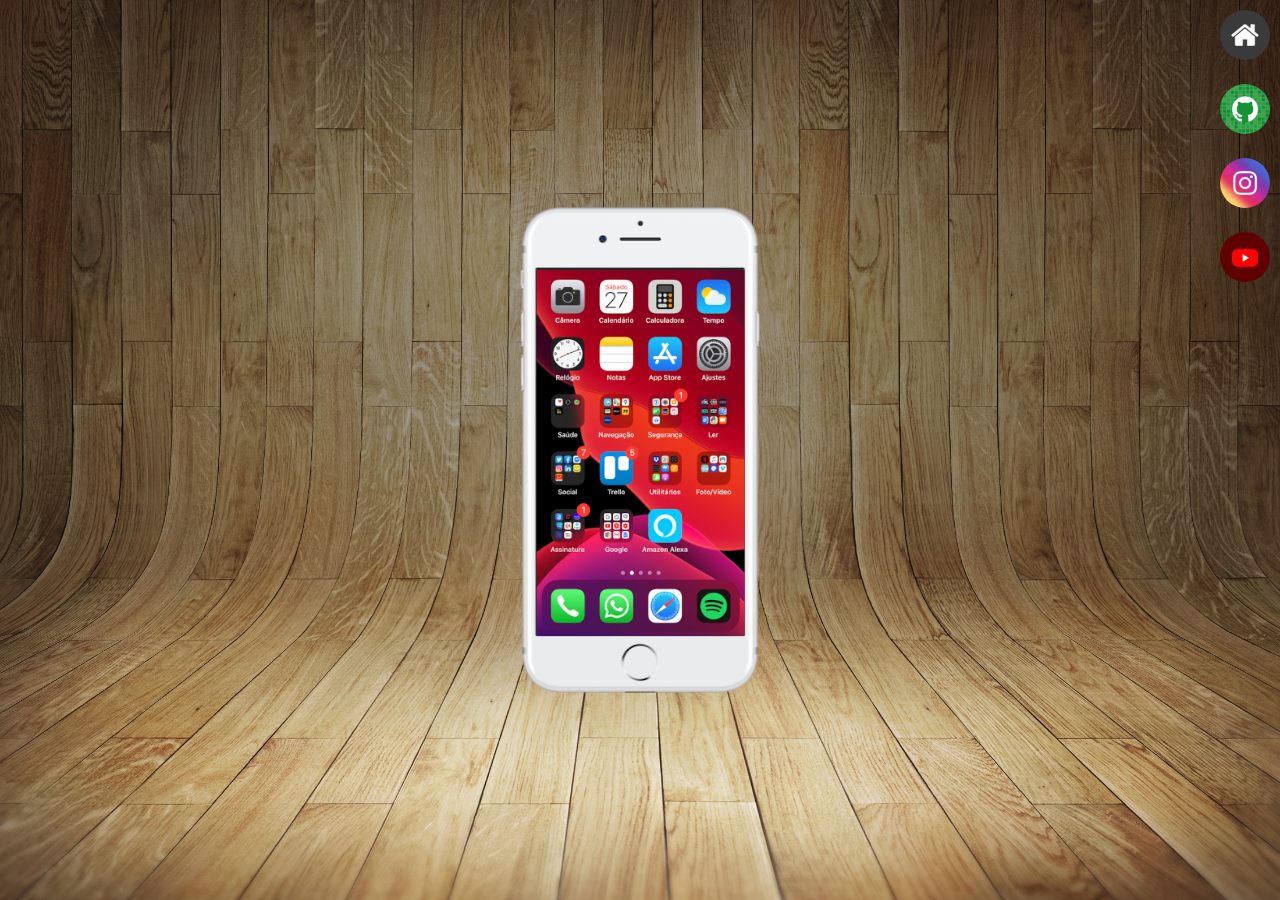
<file: index.html>
<!DOCTYPE html>
<html lang="pt-br">
<head>
    <meta charset="UTF-8">
    <meta http-equiv="X-UA-Compatible" content="IE=edge">
    <meta name="viewport" content="width=device-width, initial-scale=1.0">
    <title>Redes Sociais</title>
    <link rel="shortcut icon" href="favicon.ico" type="image/x-icon">
    <link rel="stylesheet" href="estilog/style.css">
</head>
<body>
    <main>
       <section id="telefone">
            <iframe src="home.html" frameborder="0" name="tela" id="tela"></iframe>
       </section>
       <section id="redes-sociais">
        <a href="home.html" target="tela"><img src="imagens/logo-home.jpg" alt="Home"></a><br>
        <a href="github.html" target="tela"><img src="imagens/logo-github.jpg" alt="GitHub"></a><br>
        <a href="instagram.html" target="tela"><img src="imagens/logo-instagram.jpg" alt="Instagram"></a><br>
        <a href="youtube.html" target="tela"><img src="imagens/logo-youtube.jpg" alt="YouTube"></a><br>
       </section>
    </main>

</body>
</html>
</file>
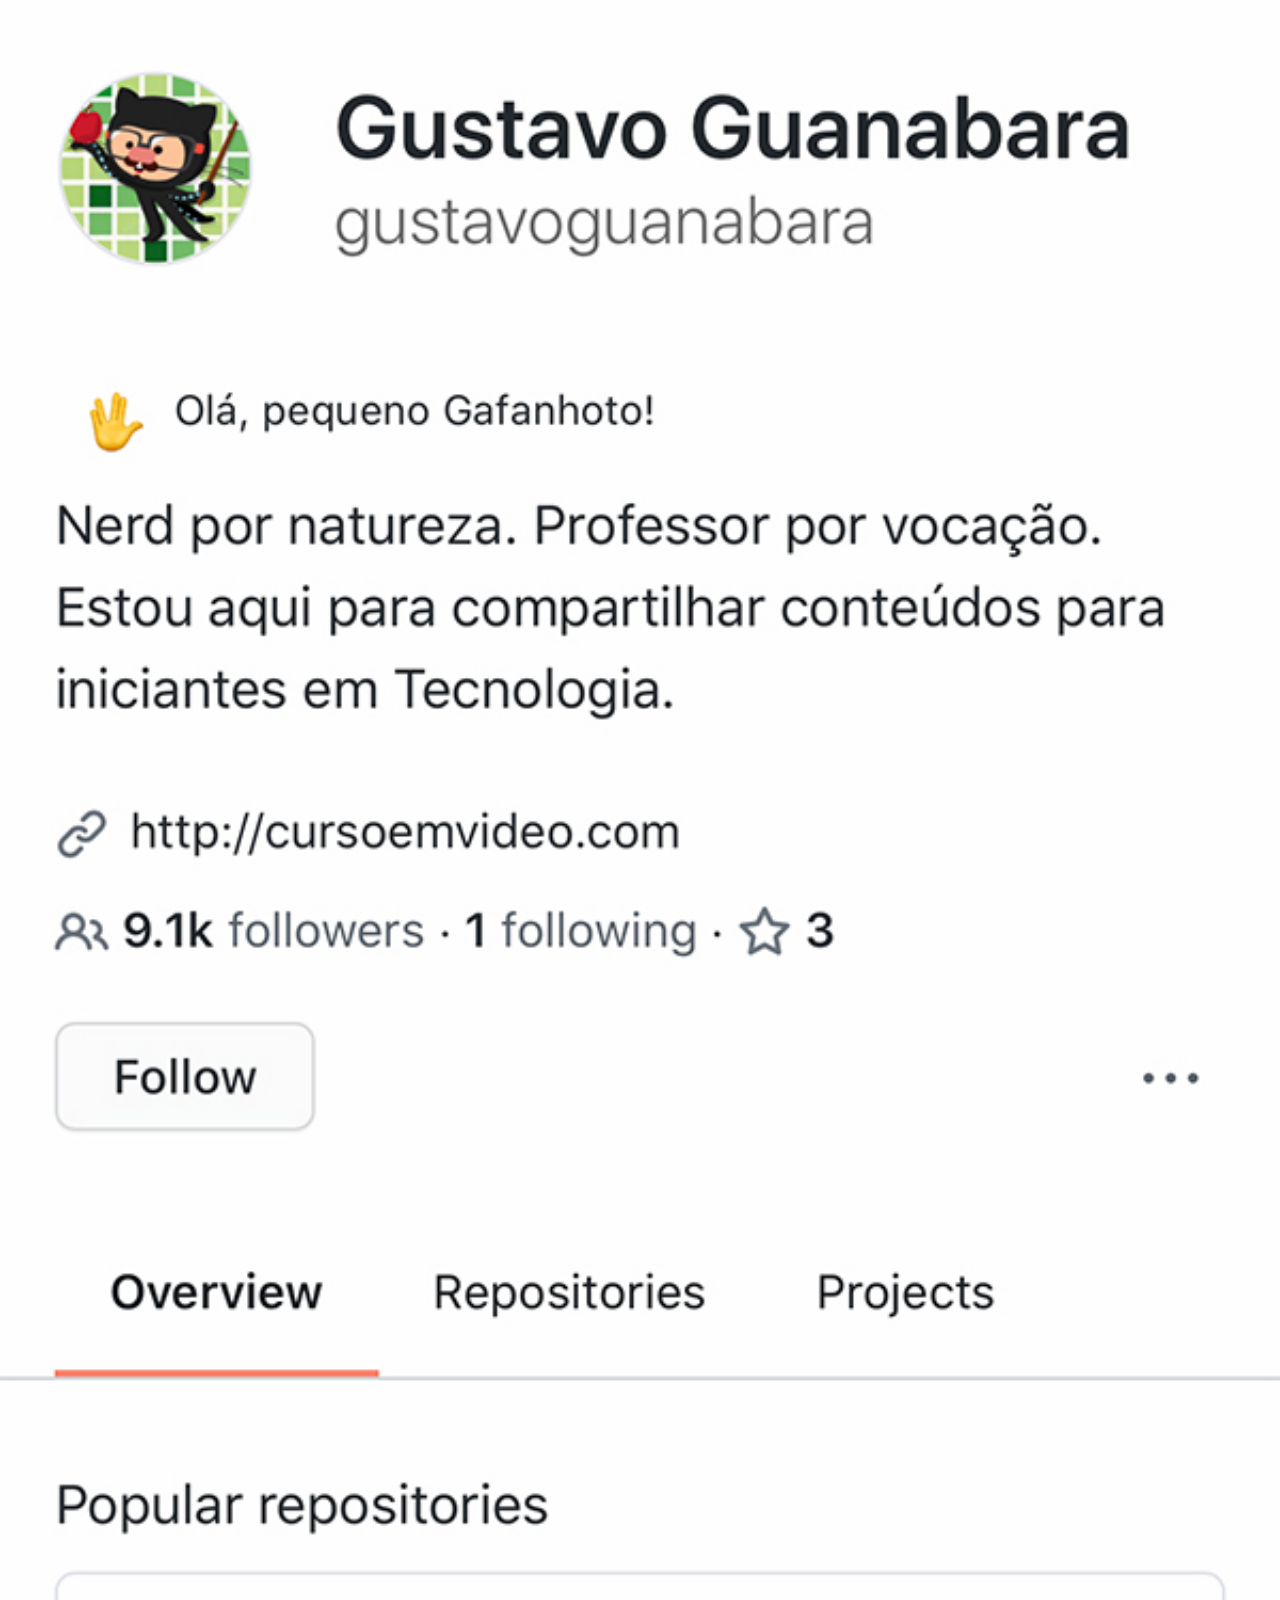
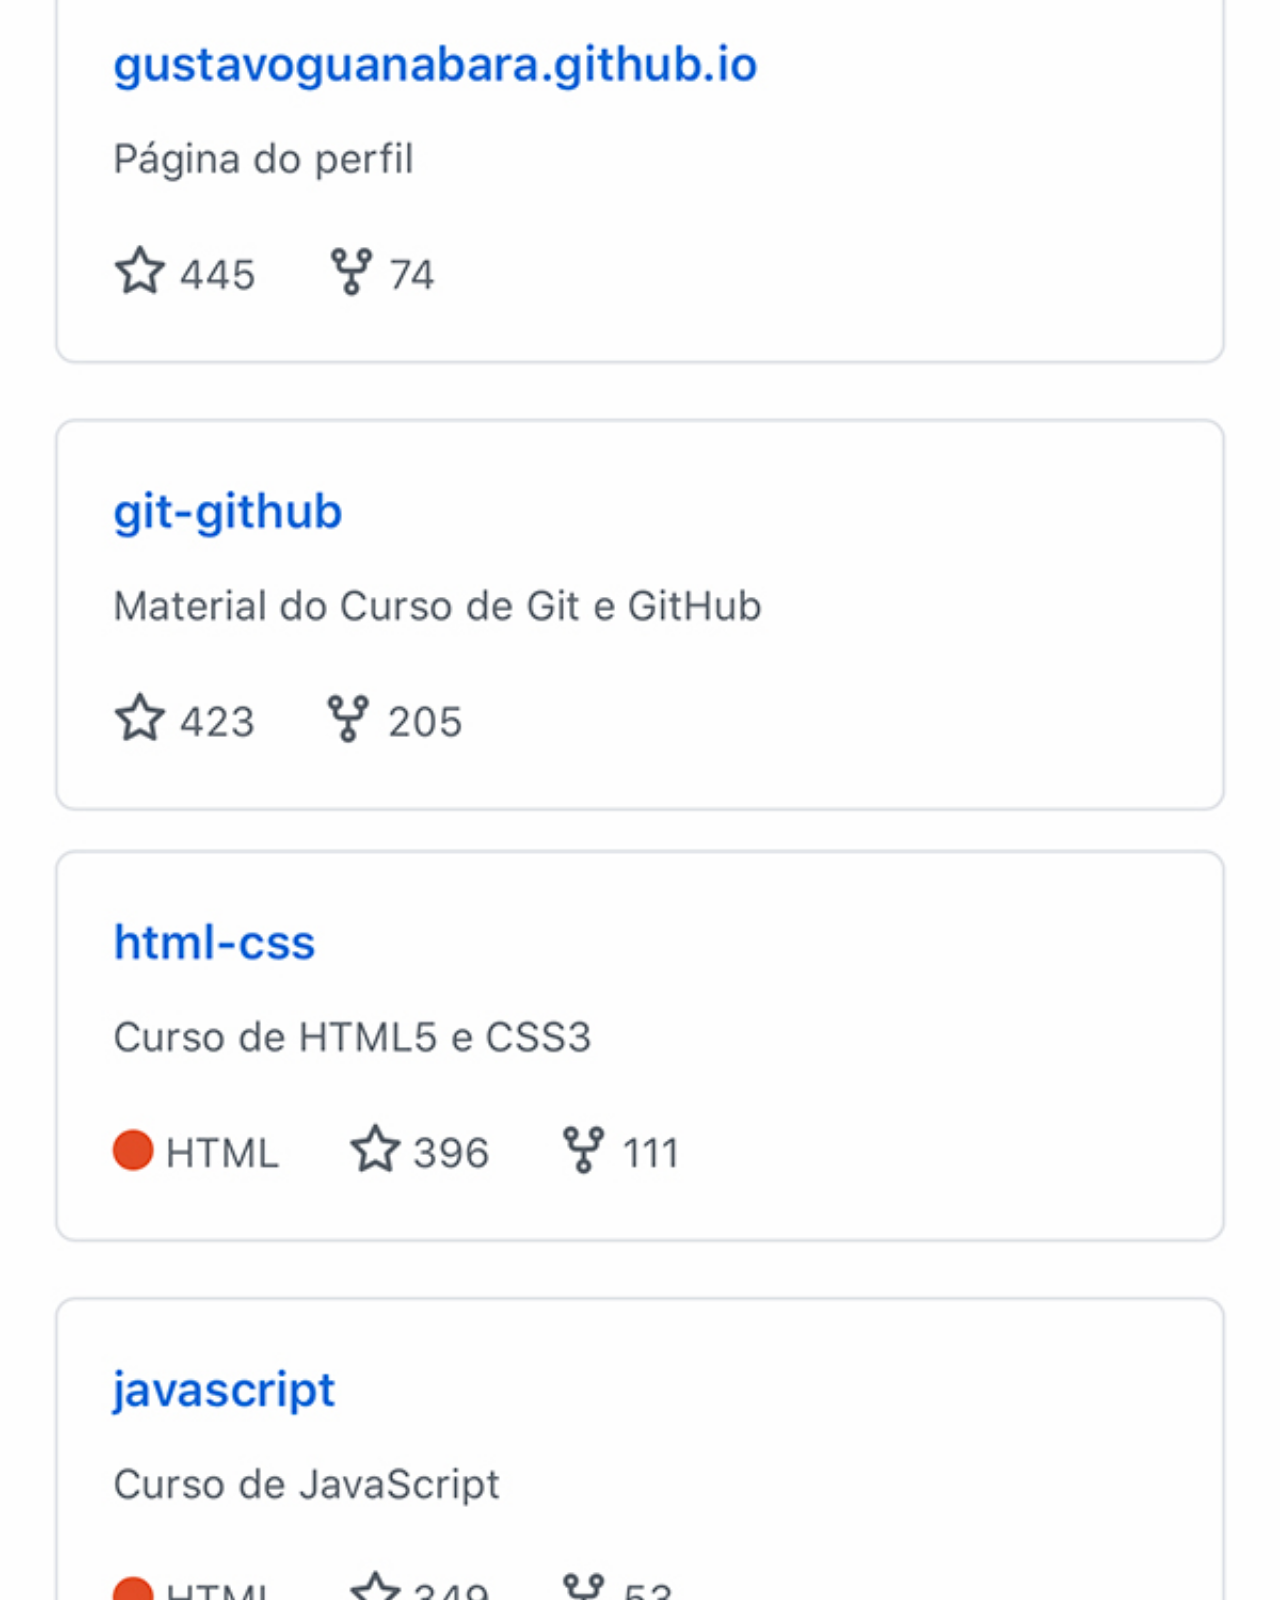
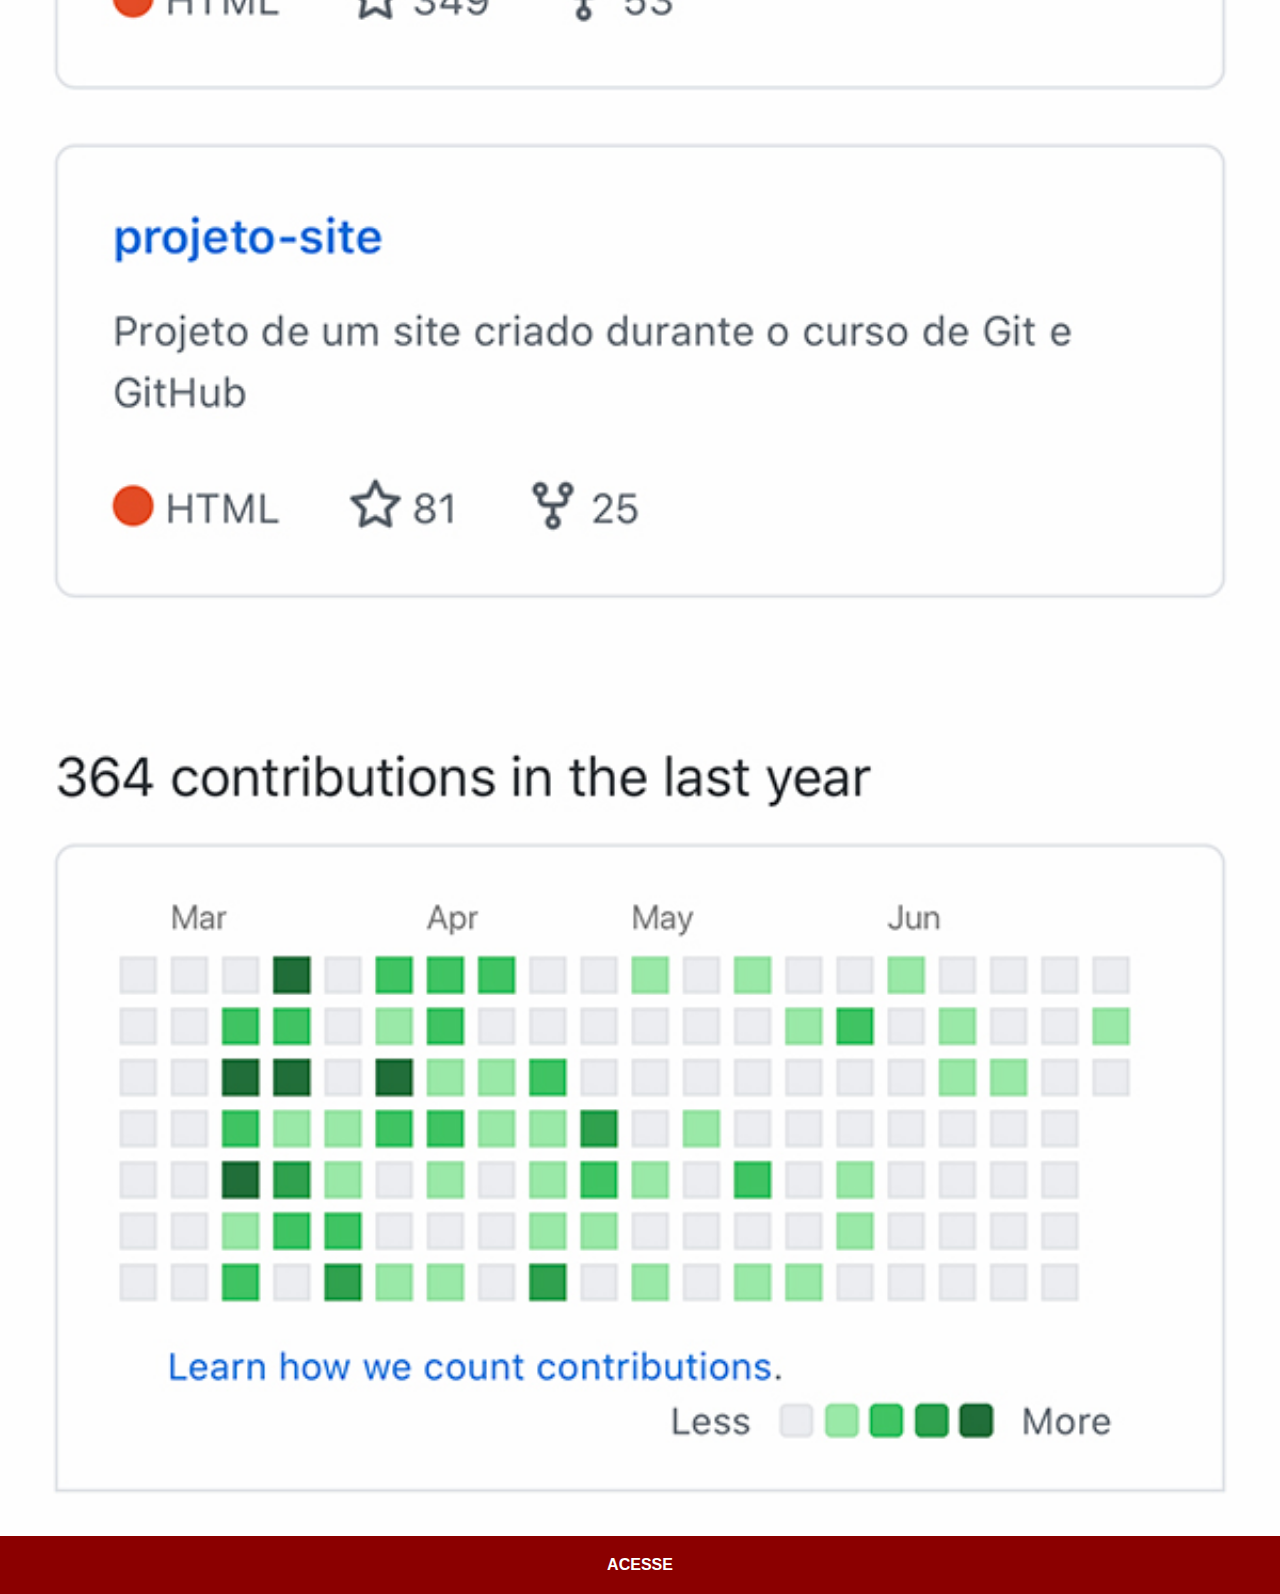
<file: github.html>
<!DOCTYPE html>
<html lang="pt-br">
<head>
    <meta charset="UTF-8">
    <meta http-equiv="X-UA-Compatible" content="IE=edge">
    <meta name="viewport" content="width=device-width, initial-scale=1.0">
    <title>GitHub</title>
    <link rel="stylesheet" href="estilog/sociais.css">

</head>
<body>
    
    <img src="imagens/tela-github.jpg" alt="Github"><a href="https://github.com/jcp10" target="_blank">ACESSE</a>

</body>
</html>
</file>
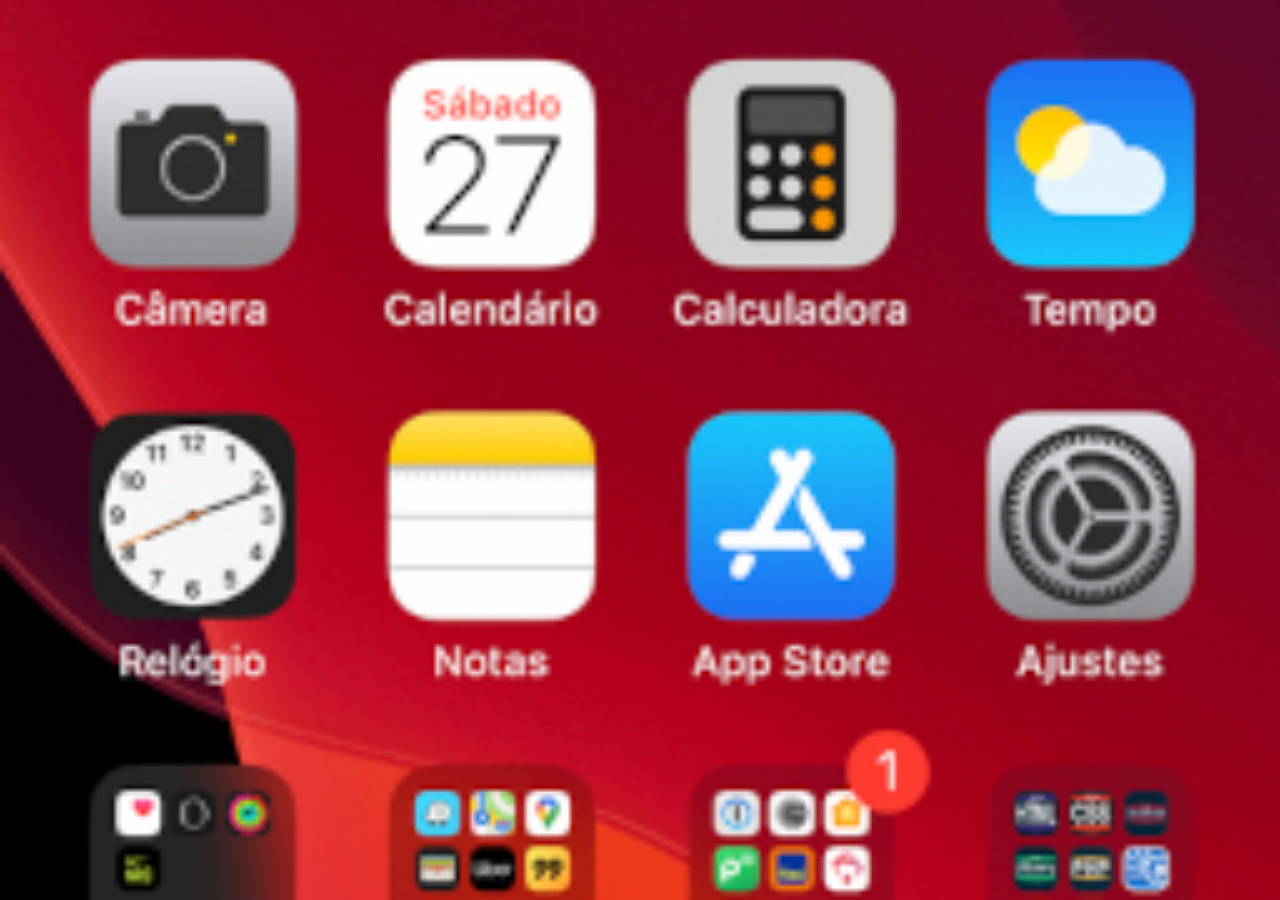
<file: home.html>
<!DOCTYPE html>
<html lang="pt-br">
<head>
    <meta charset="UTF-8">
    <meta http-equiv="X-UA-Compatible" content="IE=edge">
    <meta name="viewport" content="width=device-width, initial-scale=1.0">
    <title></title>
    <style>
        *{
            margin: 0px;
            padding: 0px;
        }
        body{
         width: 100vw;
         height: 100vh;
         background: black url(imagens/tela-home.jpg) no-repeat top center;
         background-size: cover;
        }
    </style>
</head>
<body>

</body>
</html>
</file>
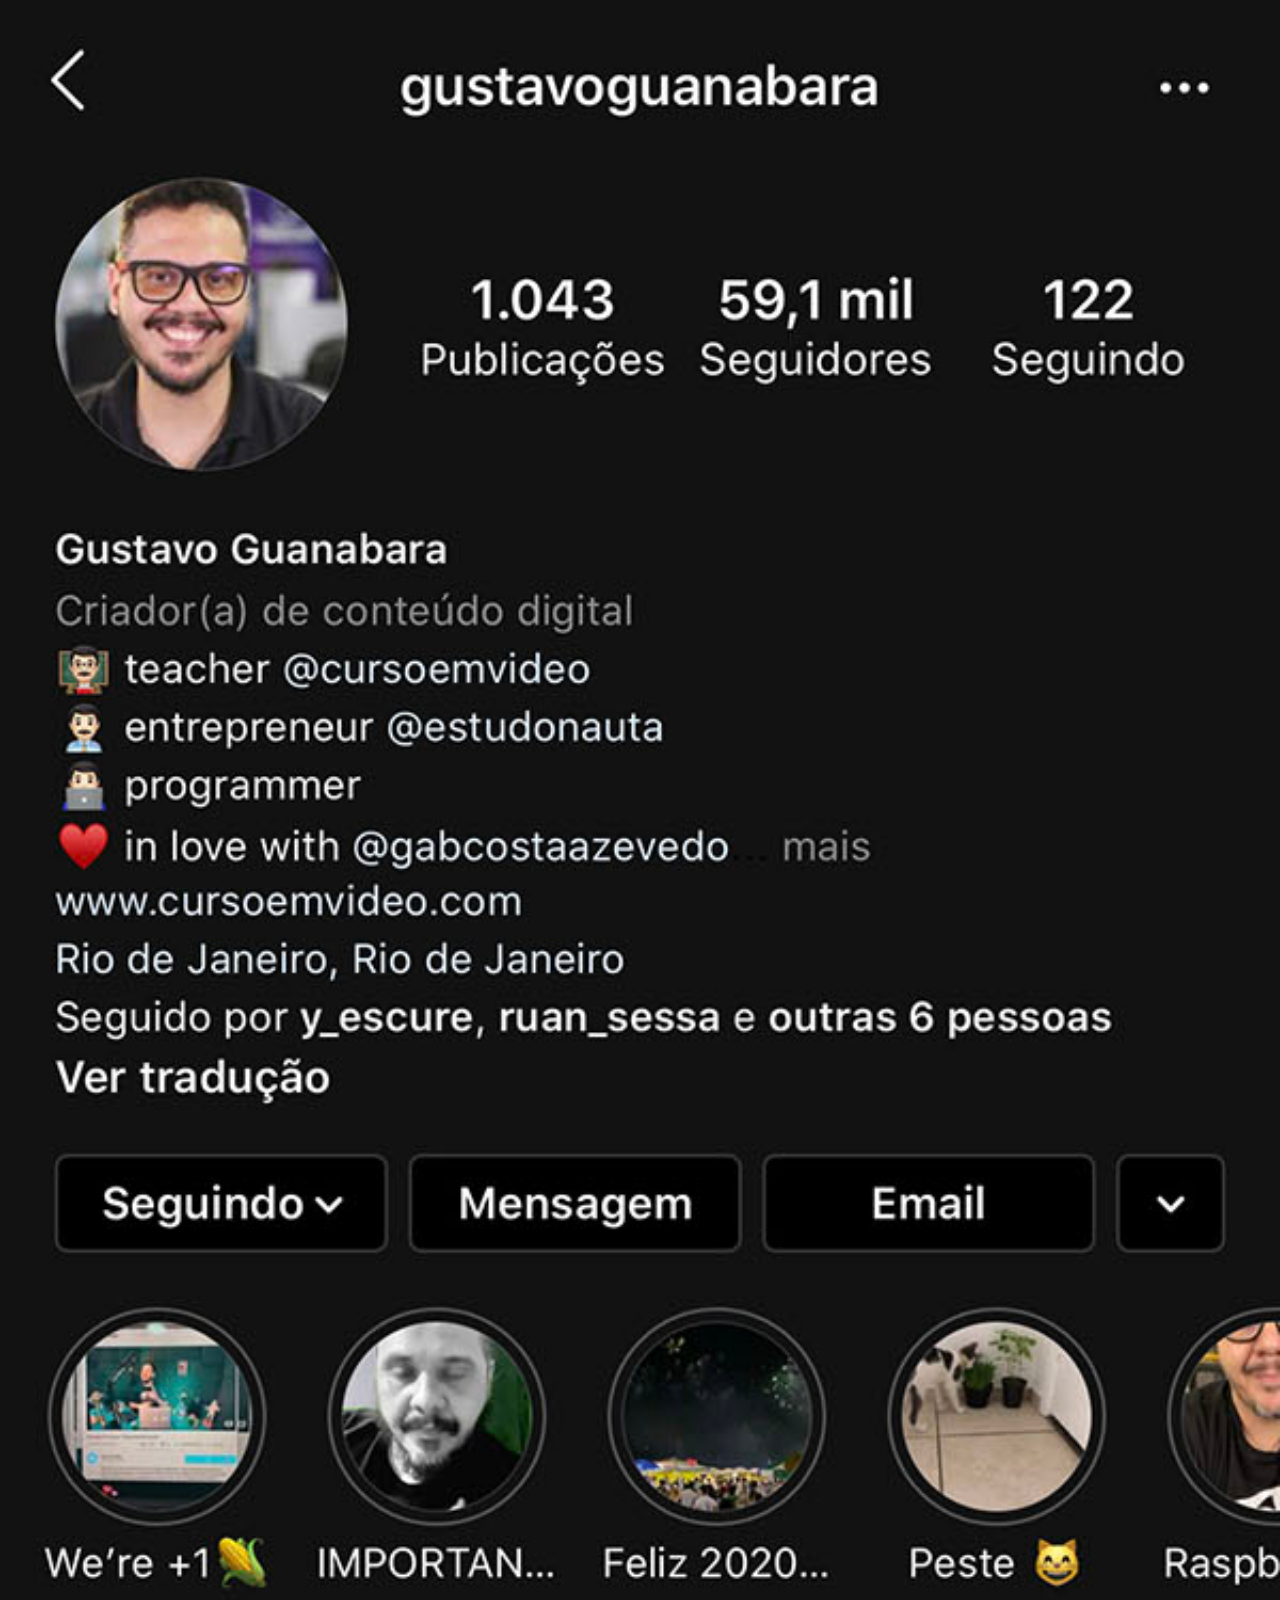
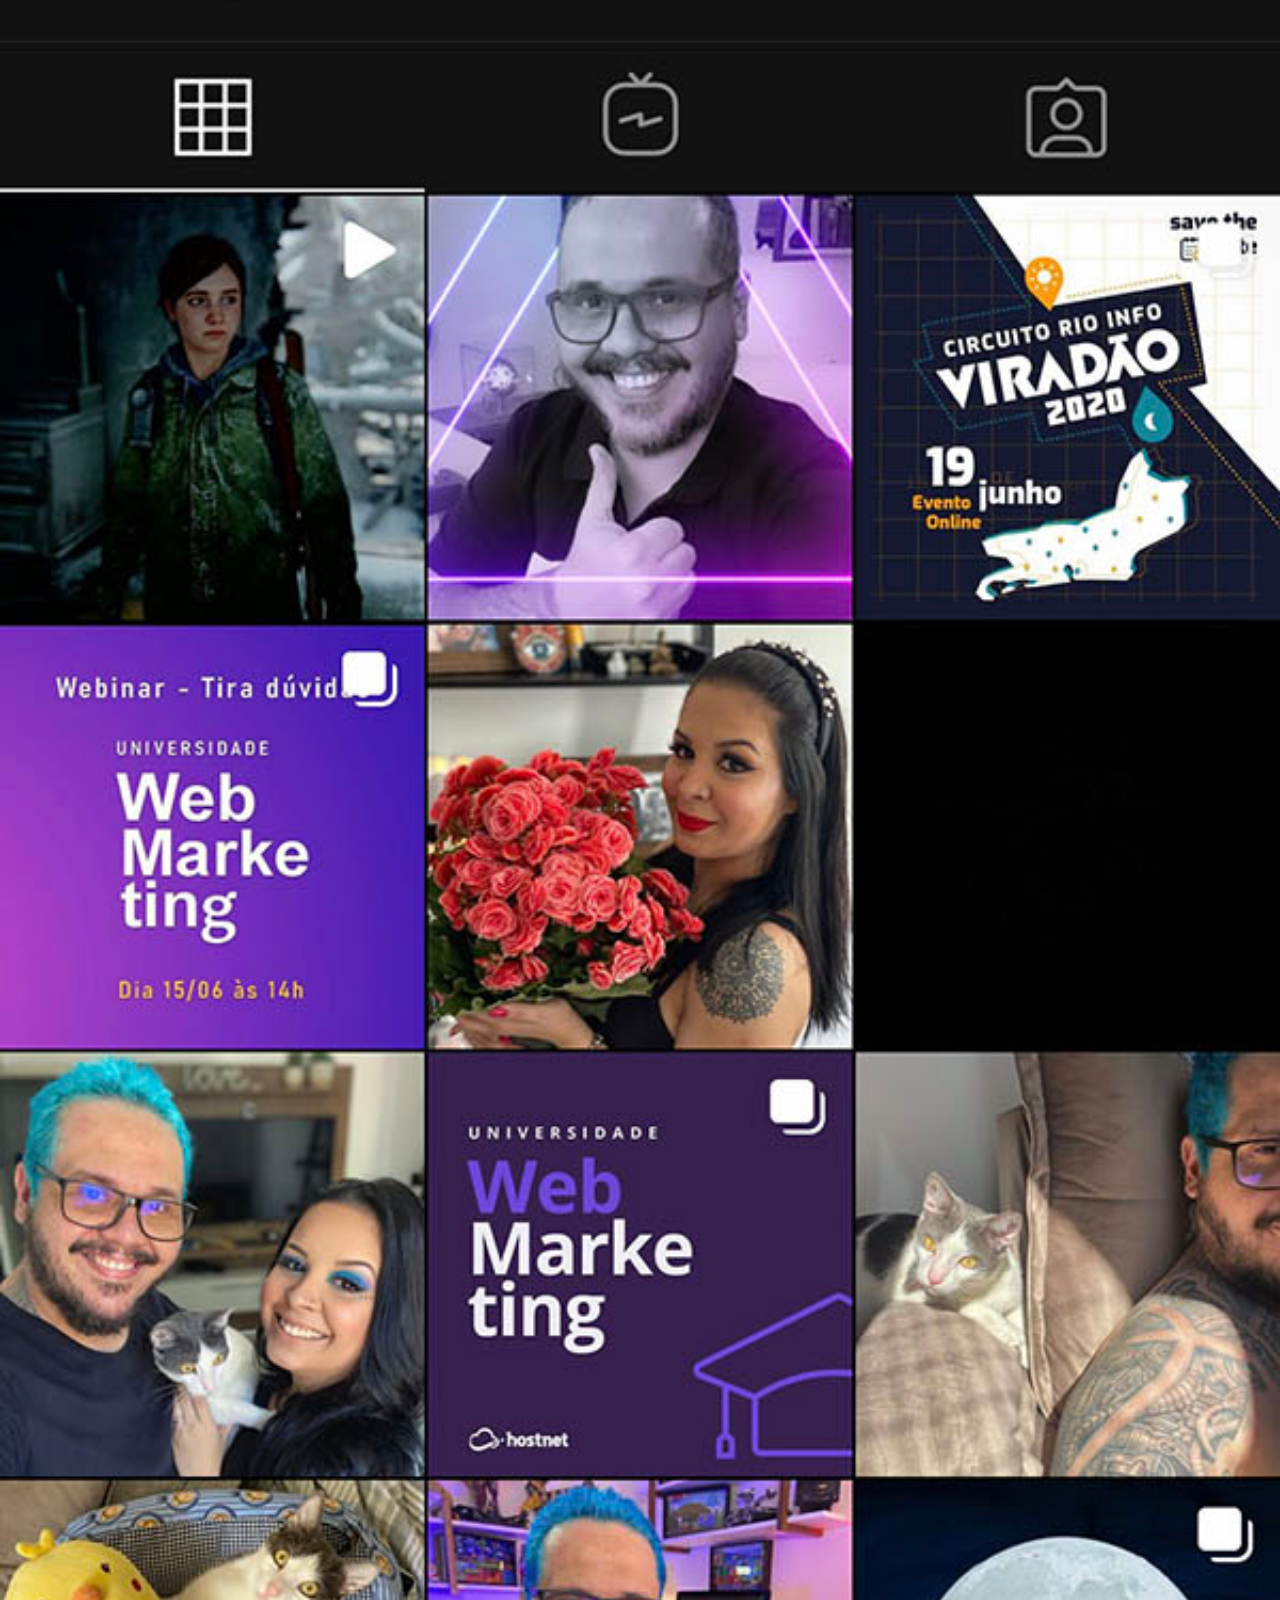
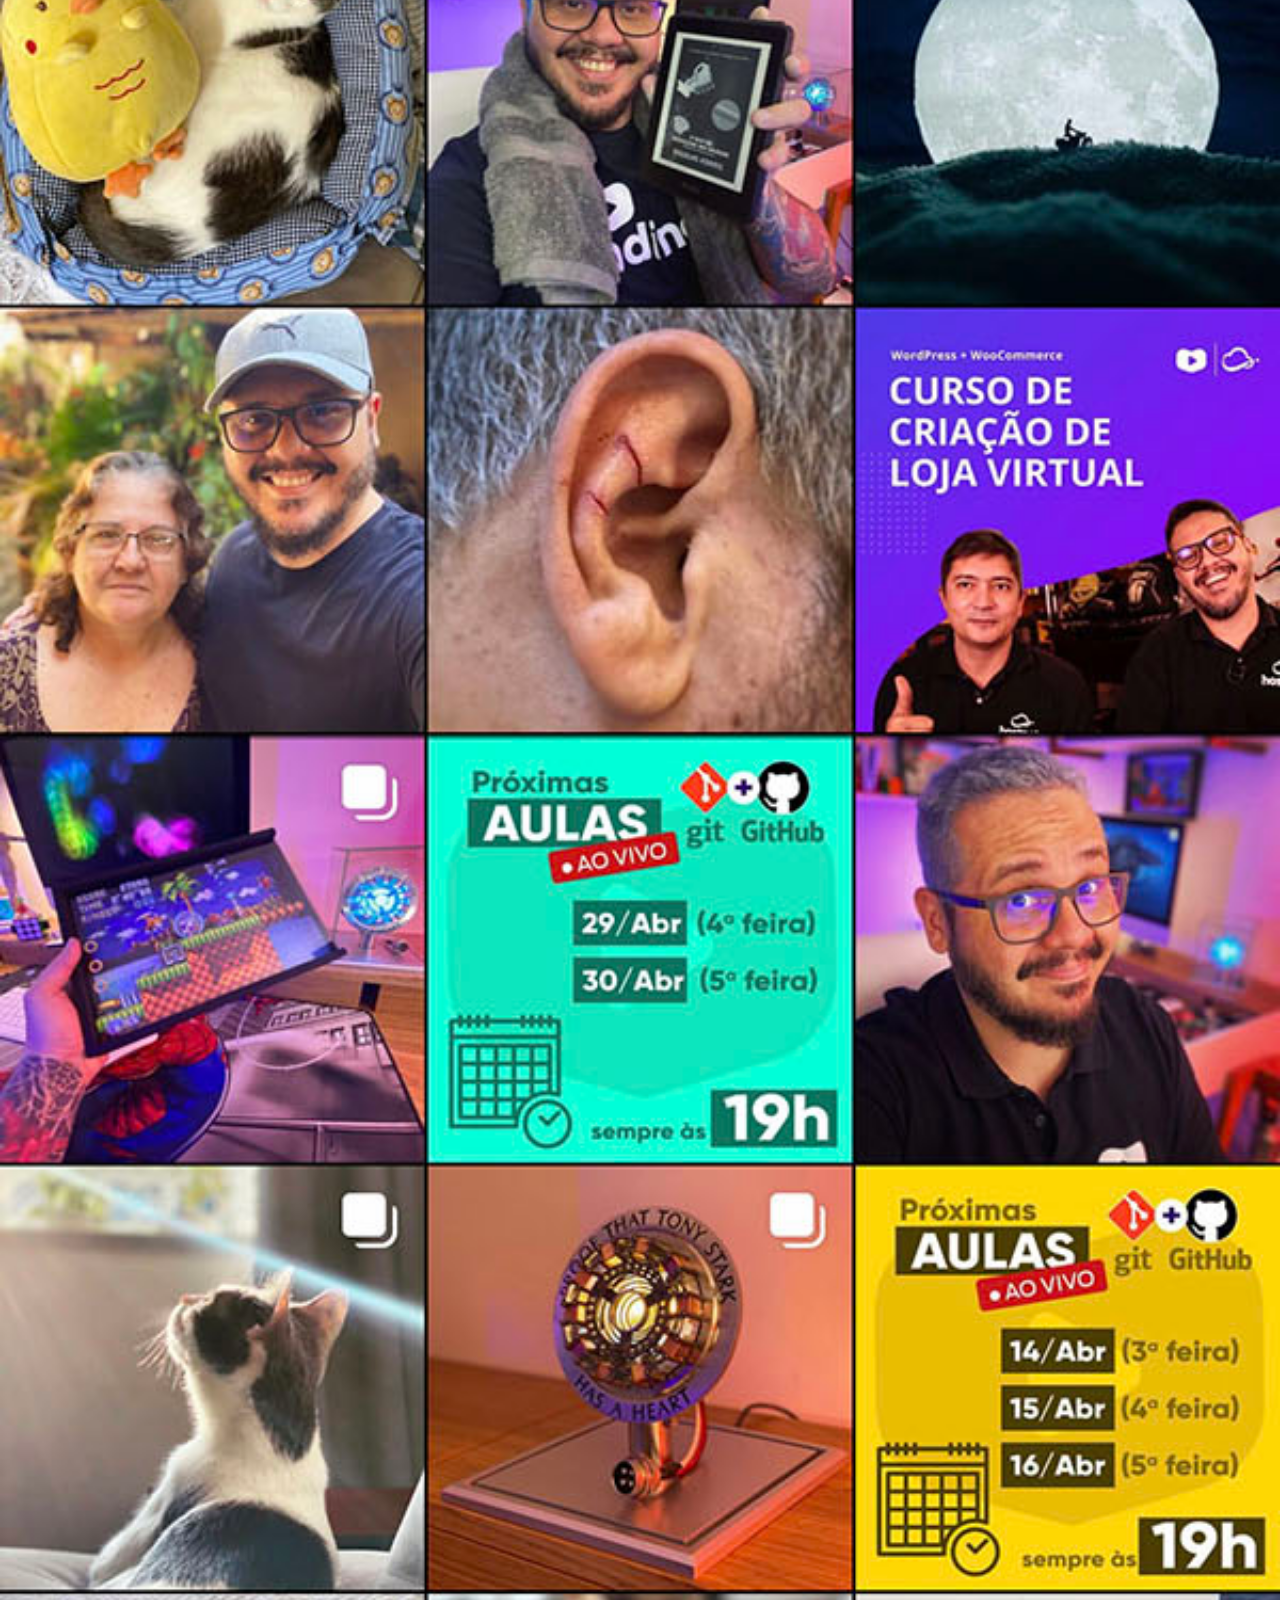
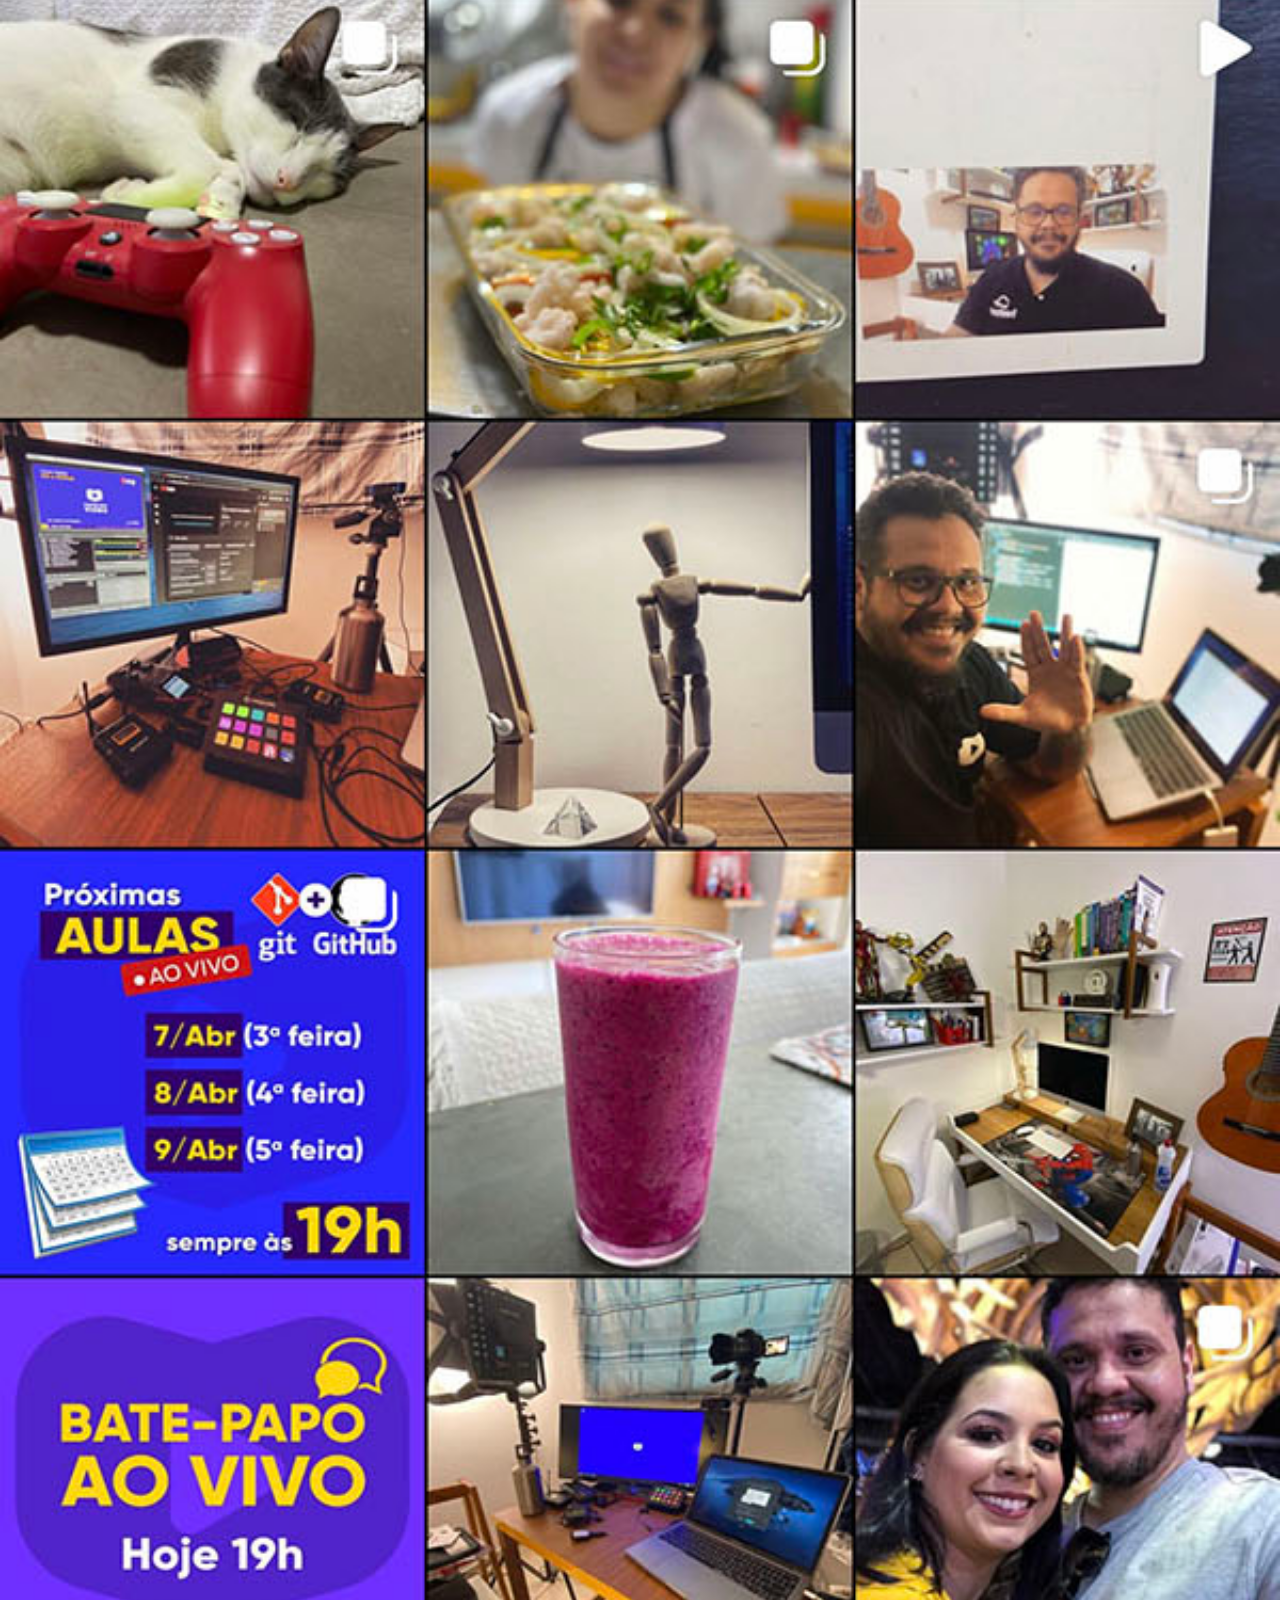
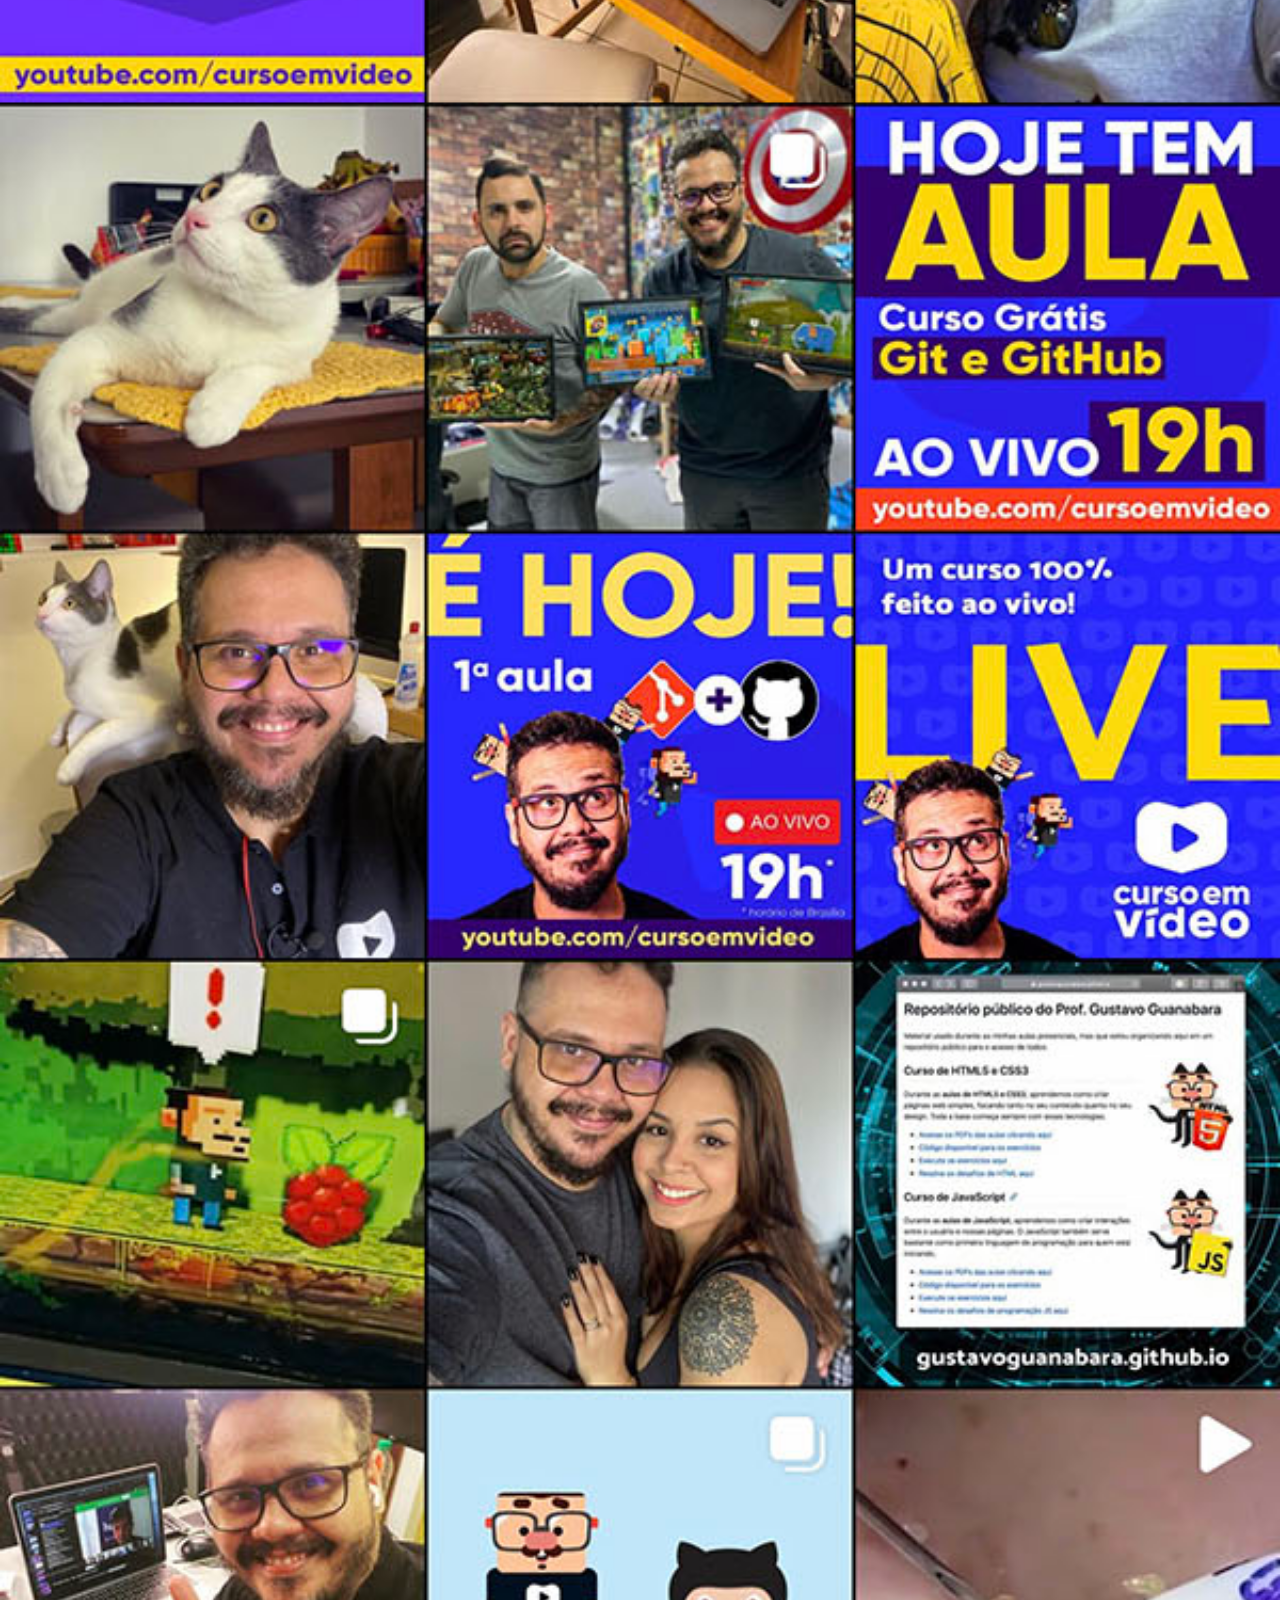
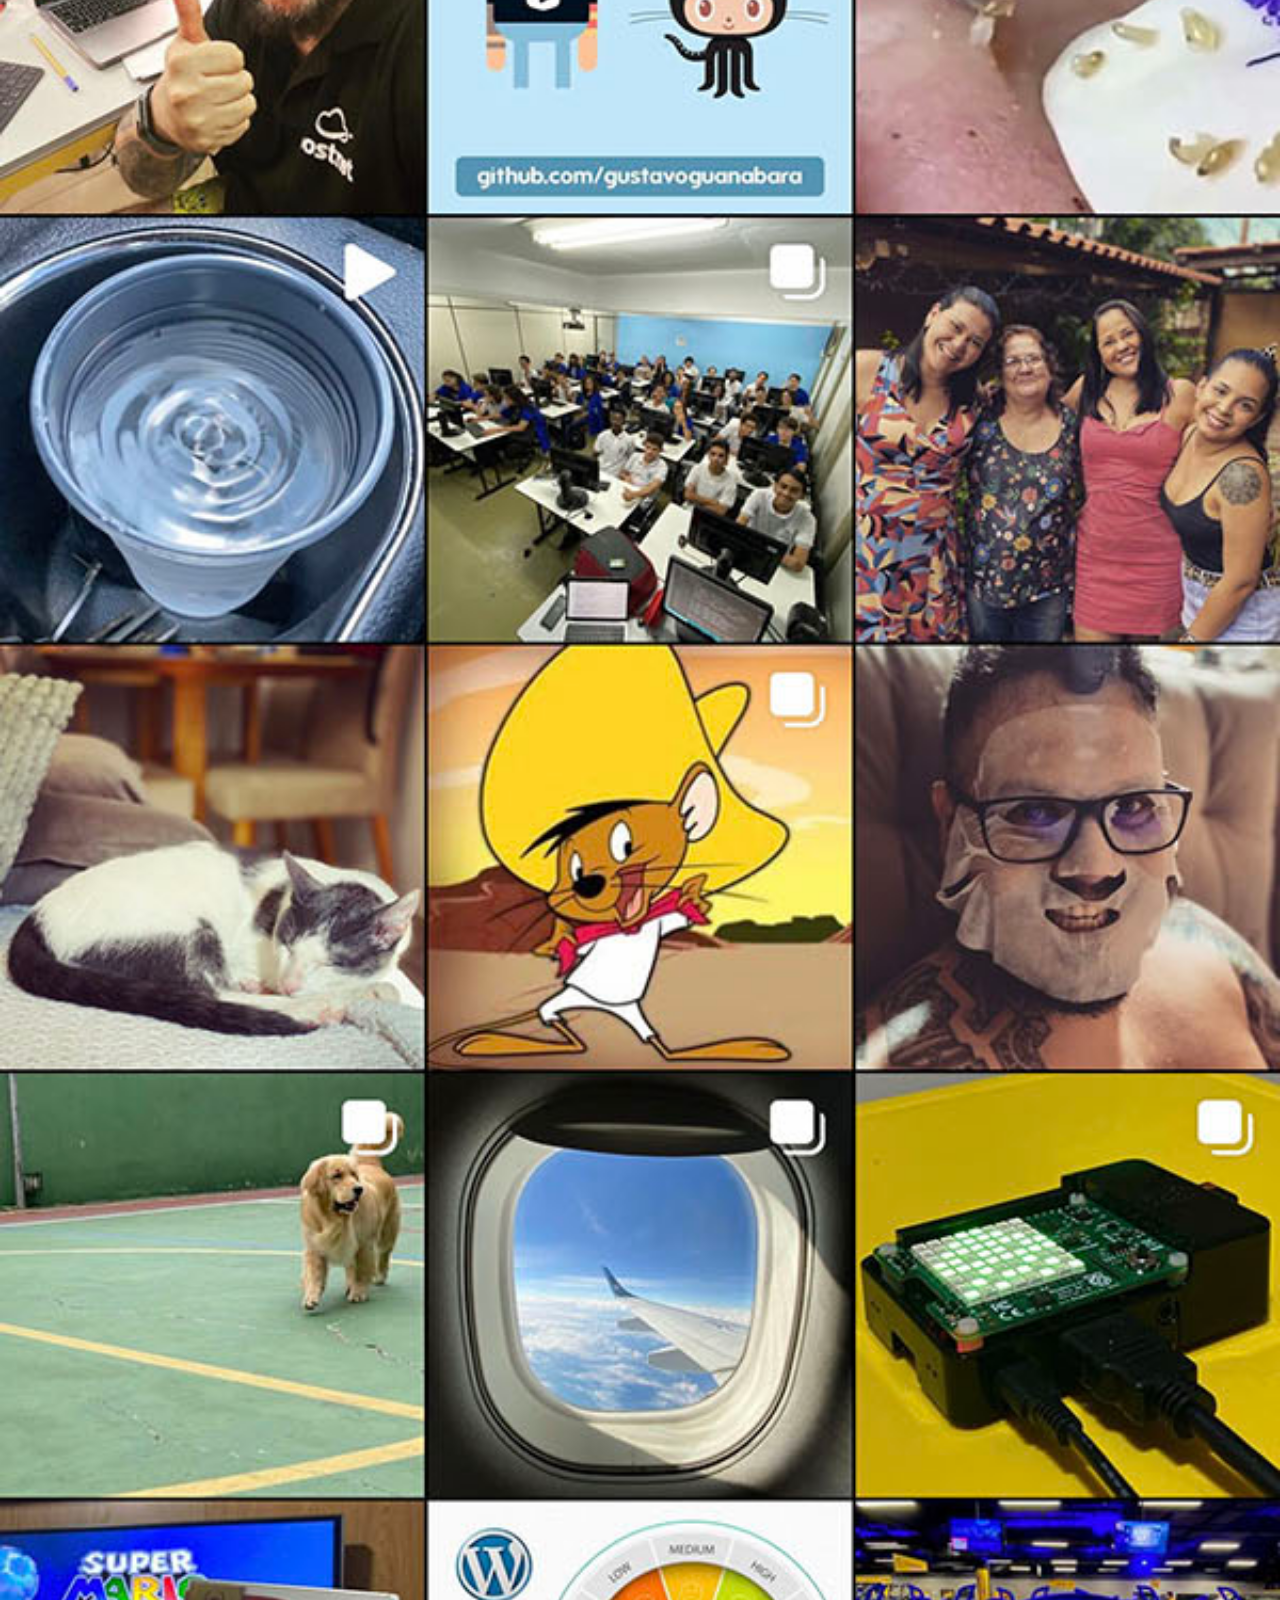
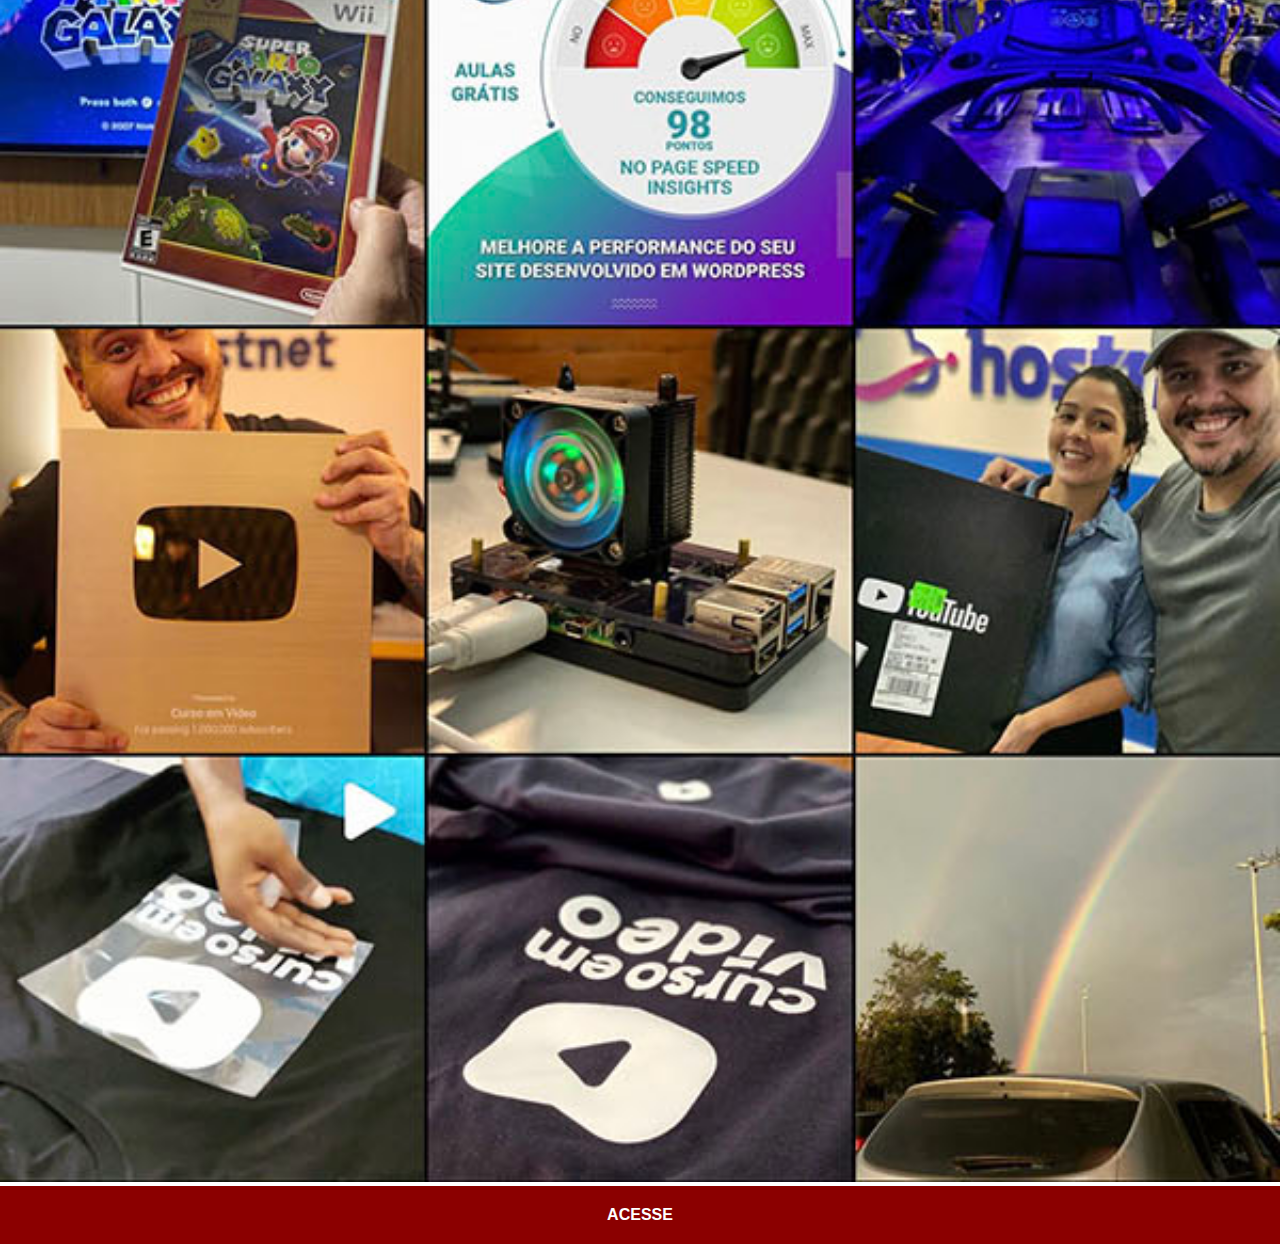
<file: instagram.html>
<!DOCTYPE html>
<html lang="en">
<head>
    <meta charset="UTF-8">
    <meta http-equiv="X-UA-Compatible" content="IE=edge">
    <meta name="viewport" content="width=device-width, initial-scale=1.0">
    <title>Instagram</title>
    <link rel="stylesheet" href="estilog/sociais.css">
</head>
<body>
    <img src="imagens/tela-instagram.jpg" alt="Instagram"> <a href="https://www.instagram.com/jcp.8/" target="_blank">ACESSE</a>
</body>
</html>
</file>
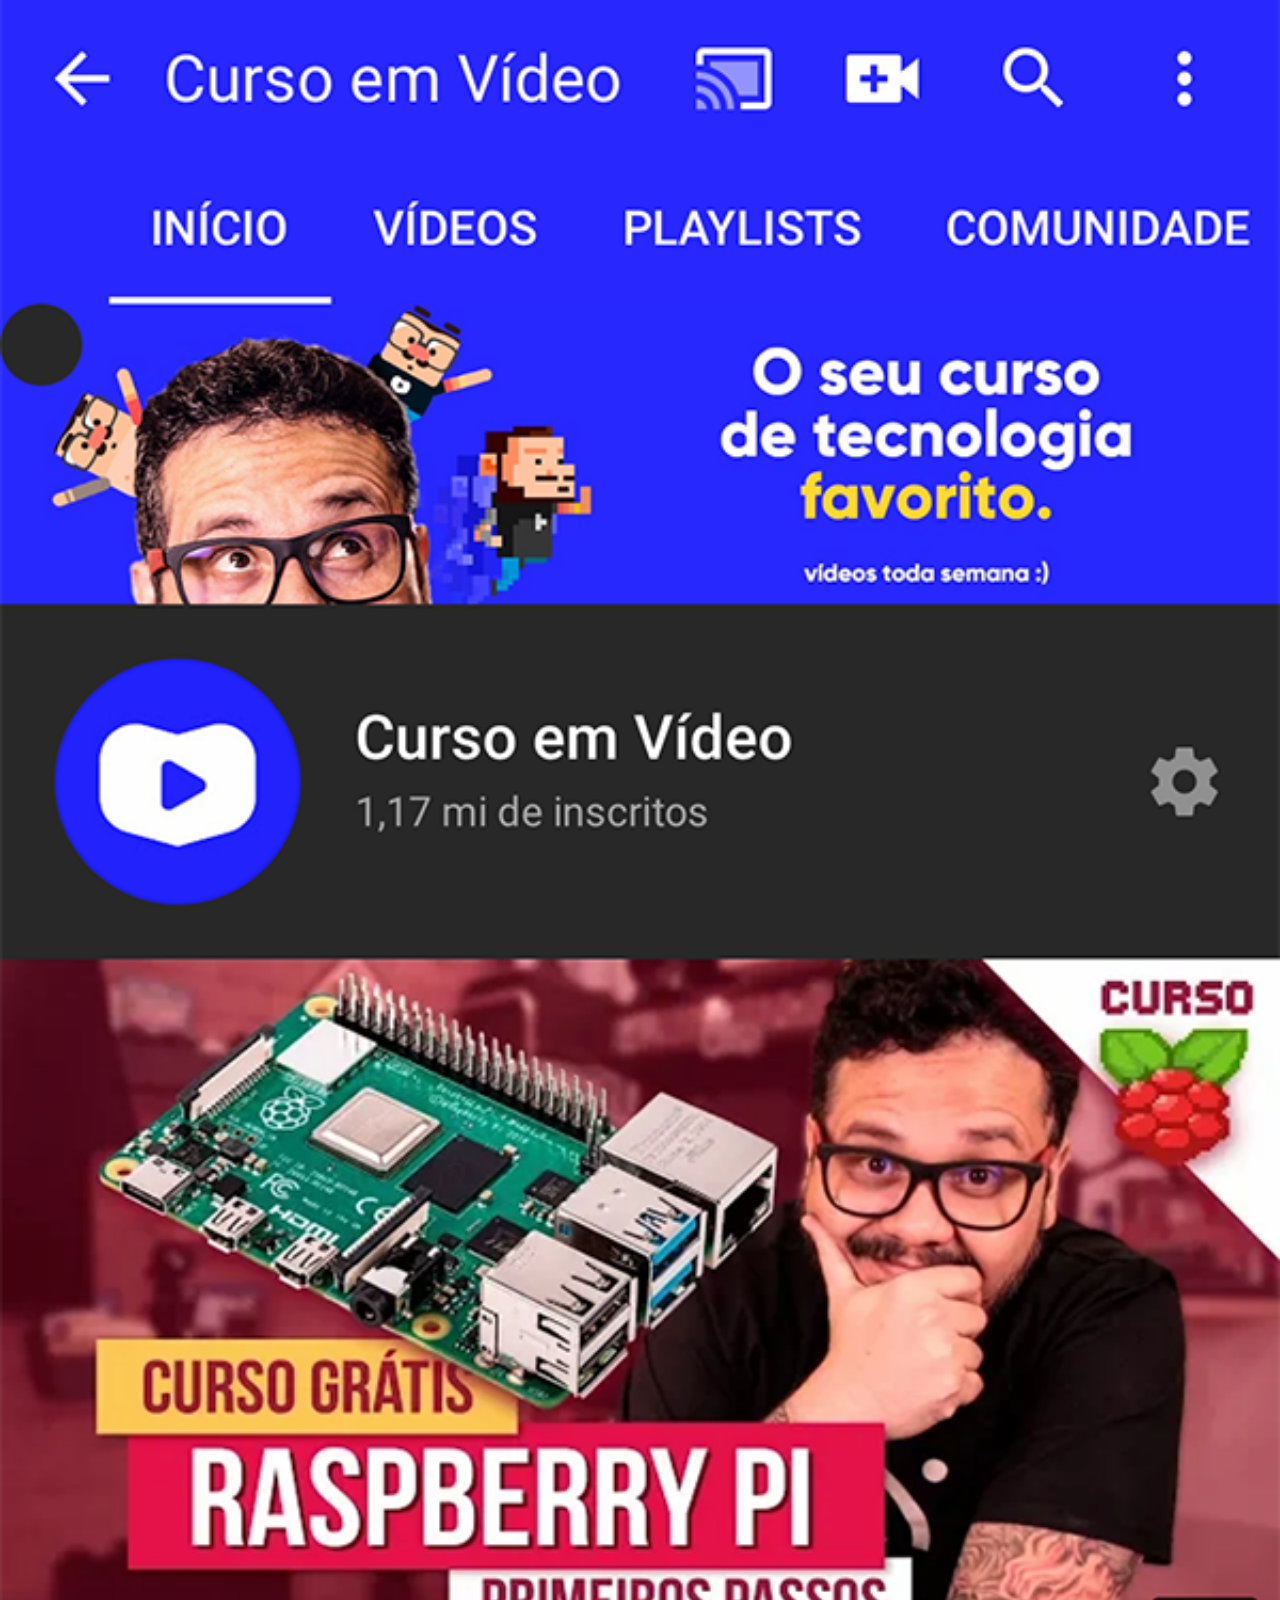
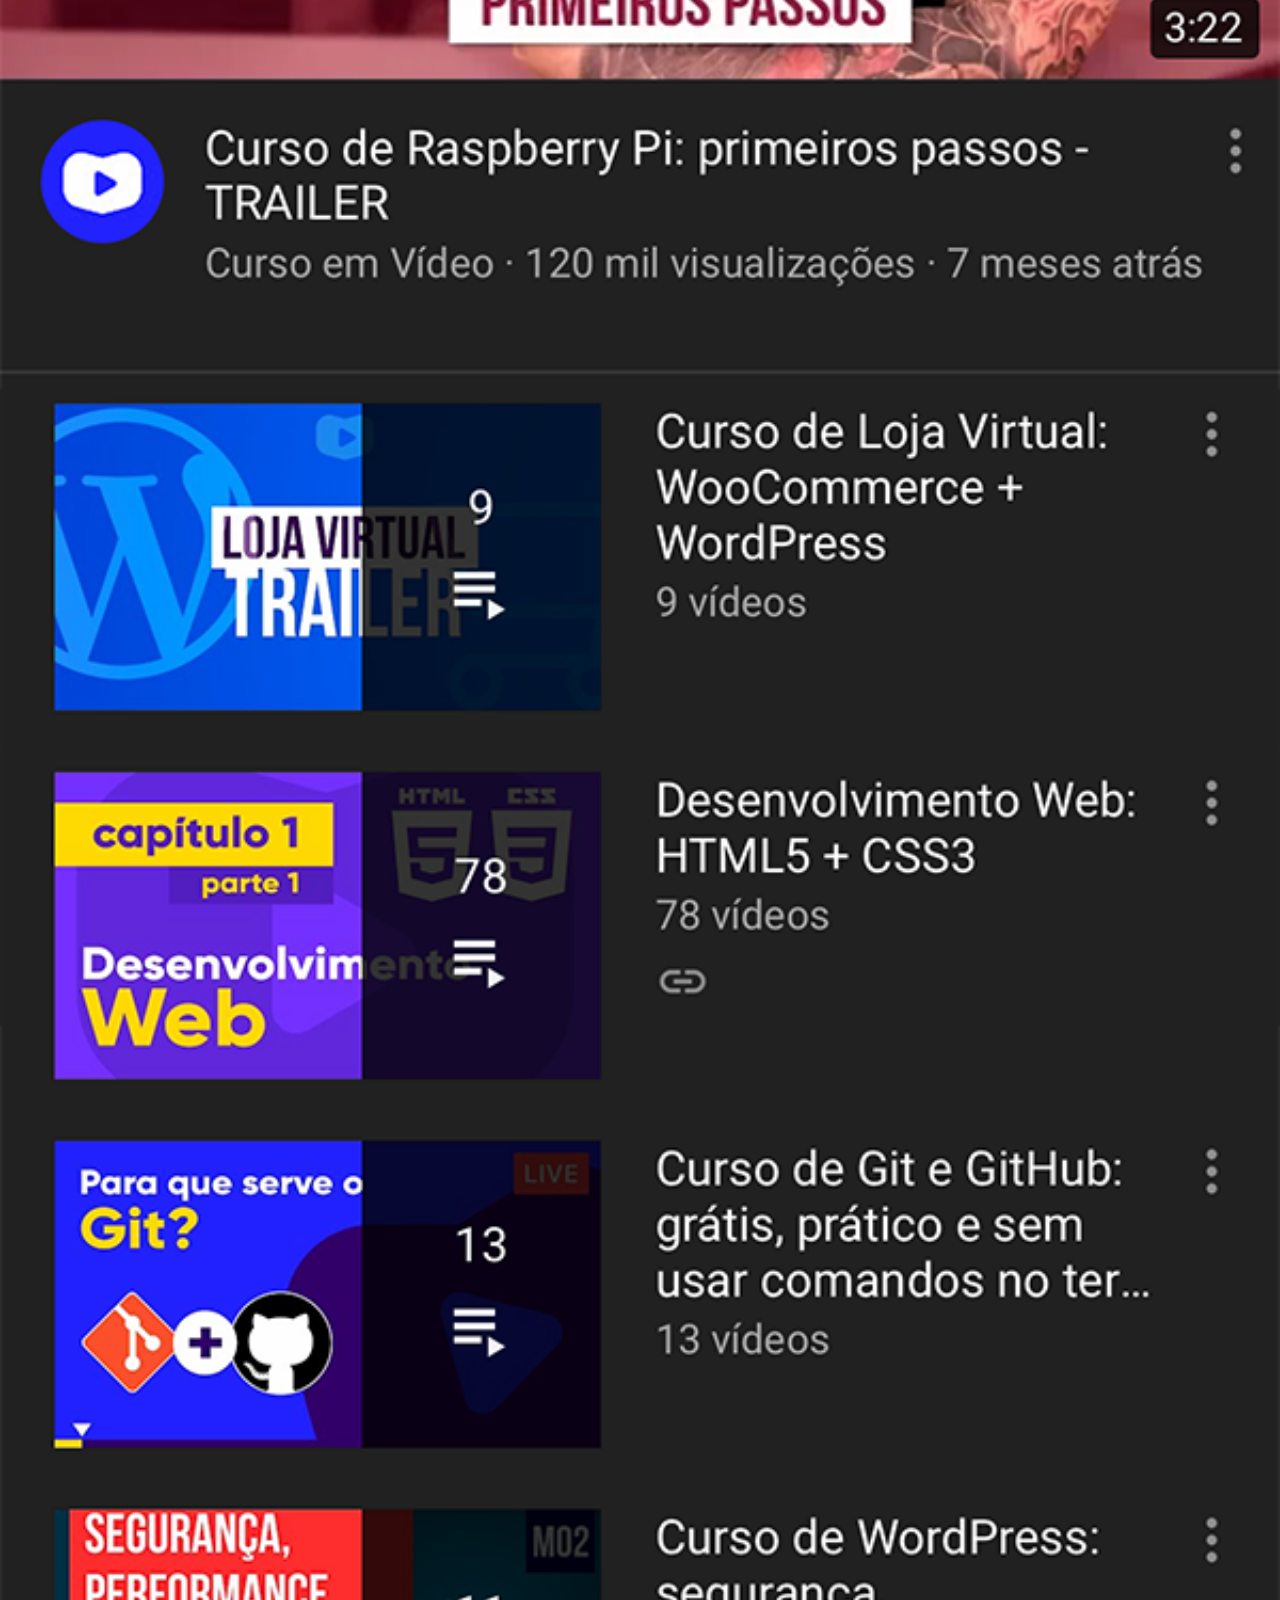
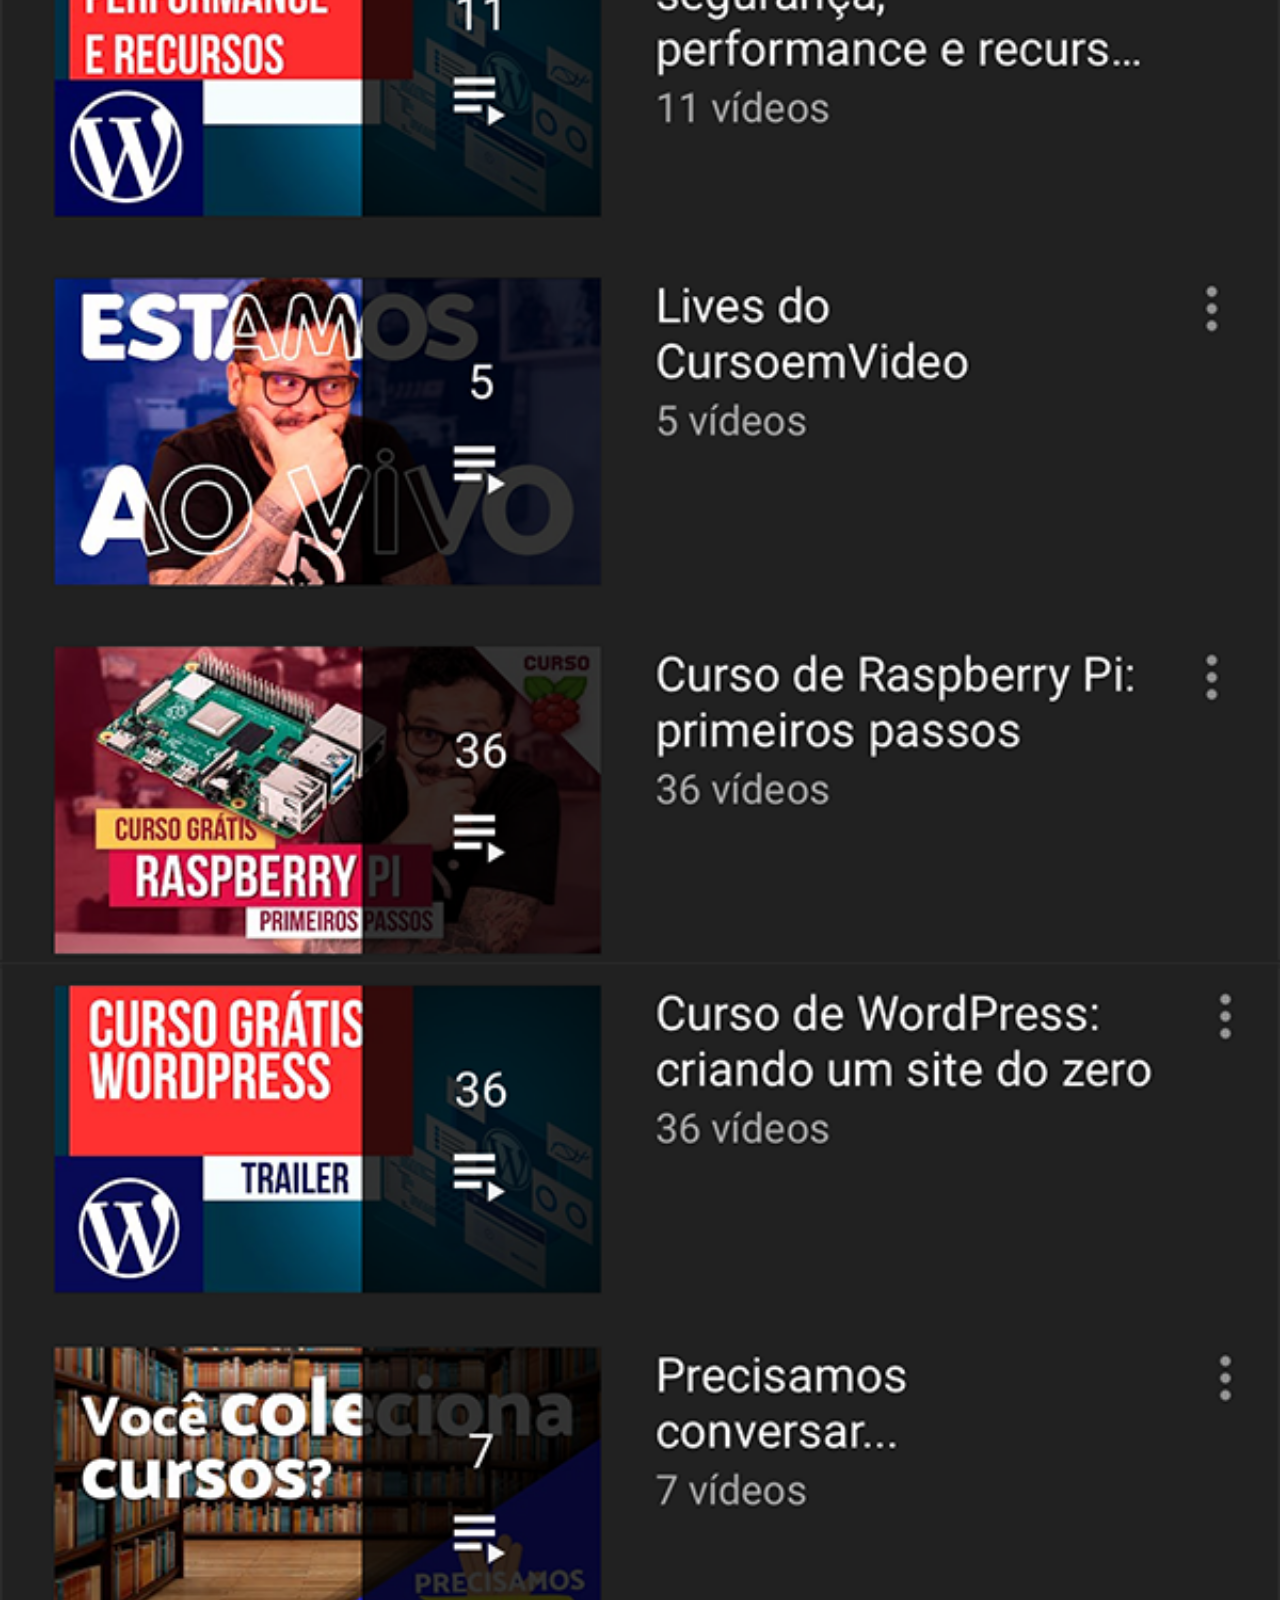
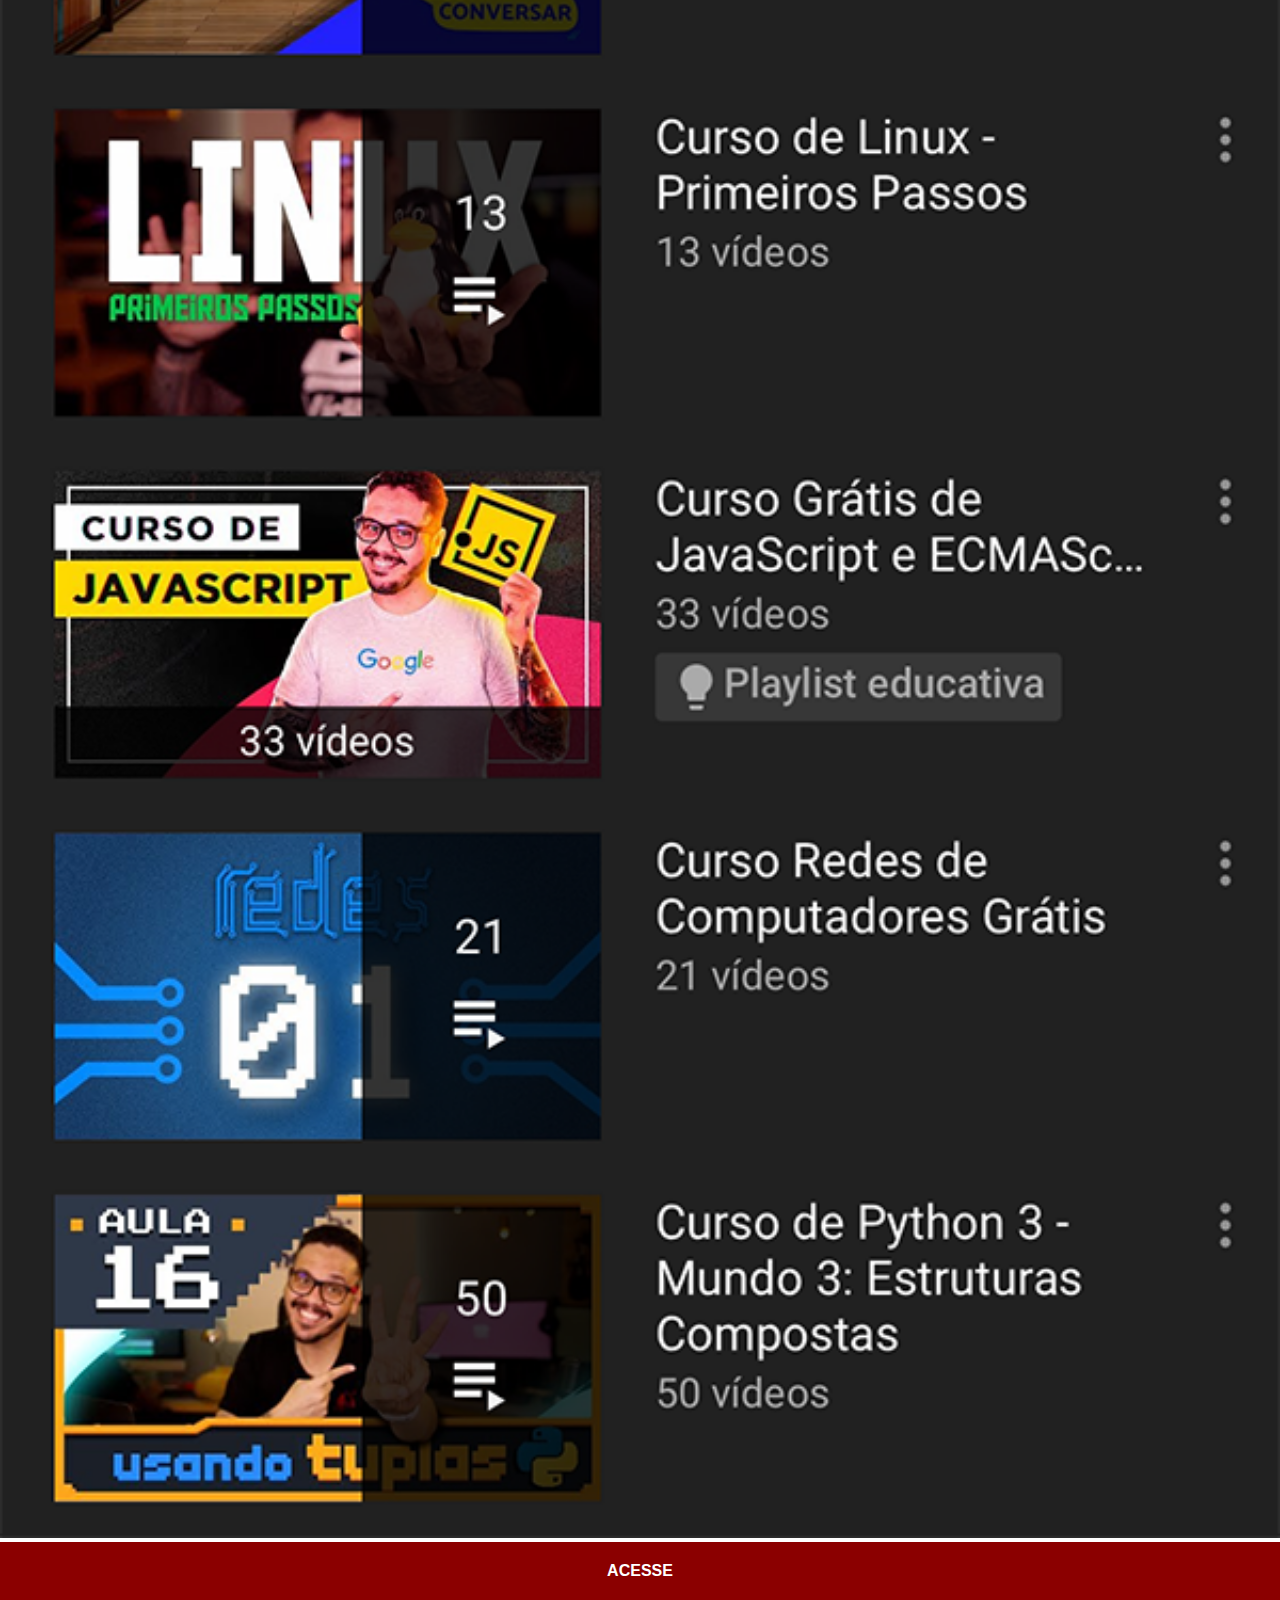
<file: youtube.html>
<!DOCTYPE html>
<html lang="pt-br">
<head>
    <meta charset="UTF-8">
    <meta http-equiv="X-UA-Compatible" content="IE=edge">
    <meta name="viewport" content="width=device-width, initial-scale=1.0">
    <title>Youtube</title>
    <link rel="stylesheet" href="estilog/sociais.css">
</head>
<body>
    <img src="imagens/tela-youtube.png" alt="Youtube"><a href="https://www.youtube.com/@CursoemVideo/playlists" target="_blank">ACESSE</a>
</body>
</html>
</file>
<file: estilog/style.css>
@charset "utf-8";

*{
    margin: 0px;
    padding: 0px;
}
body,html{
    height: 100vh;
    width: 100vw;
    background-color: black;
}
body{
background: url(../imagens/fundo-madeira.jpg) no-repeat center center;
background-attachment: fixed;
background-size: cover;

}

main{
    position: relative;
    height: 100vh;
  
}

section#telefone{
    position: absolute;
    top: 50%;
    left: 50%;
    transform: translate(-50%, -50%);
    height: 490px;
    width: 243px;
    background: url(../imagens/frame-iphone.png) no-repeat;
}

iframe#tela{
    position: relative;
    top: 65px;
    left: 18px;
    width: 208px;
    height: 366px;  
}

section#redes-sociais img{
    width: 50px;
    margin: 10px;
    border-radius: 50%;
    box-shadow: 2px 2px 5ppx rgba(0, 0, 0, 0.406);
    box-sizing: border-box;
    
}

section#redes-sociais{
    text-align: right;
}

section#redes-sociais img:hover{
    border: 2px solid rgba(0, 0, 0, 0.373);
    transform: translate(-2px,-2px);
    box-shadow:5px 5px 10px rgba(0, 0, 0, 0.553);
    transition: transform .3s border 1s;
}
</file>
<file: estilog/sociais.css>
@charset "utf-8";
       
        
        *{
            margin: 0px;
            padding: 0px;
            font-family: Arial, Helvetica, sans-serif;
        }
        ::-webkit-scrollbar{
            width: 0px;
            height: 0px;
        }
       
        a{
            display: block;
            background-color: darkred;
            padding: 20px;
            color: white;
            font-weight: bolder;
            text-align: center;
            text-decoration: none;
        }
        a:hover{
            background-color: white;
            color: darkred;
            font-weight: bold;
            text-decoration: underline;
        }
        img{
            width: 100vw;
        }
</file>
